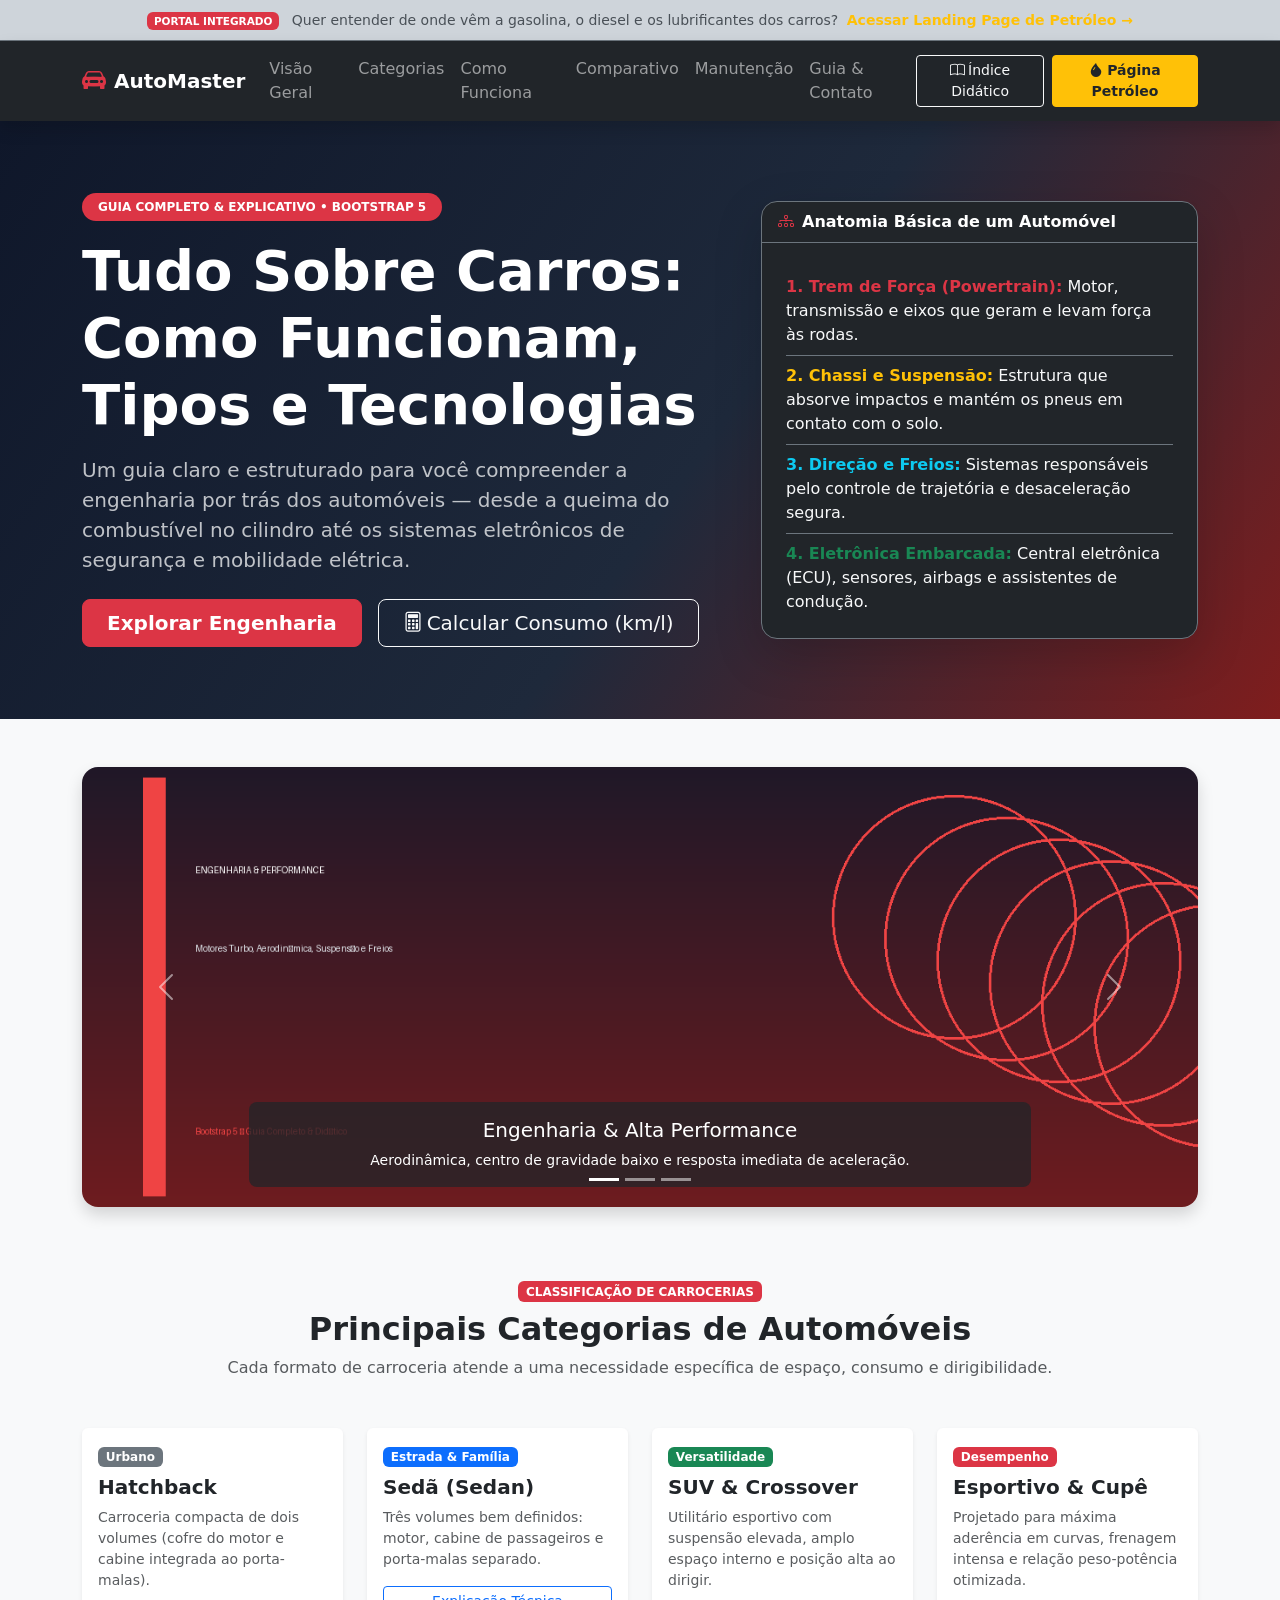
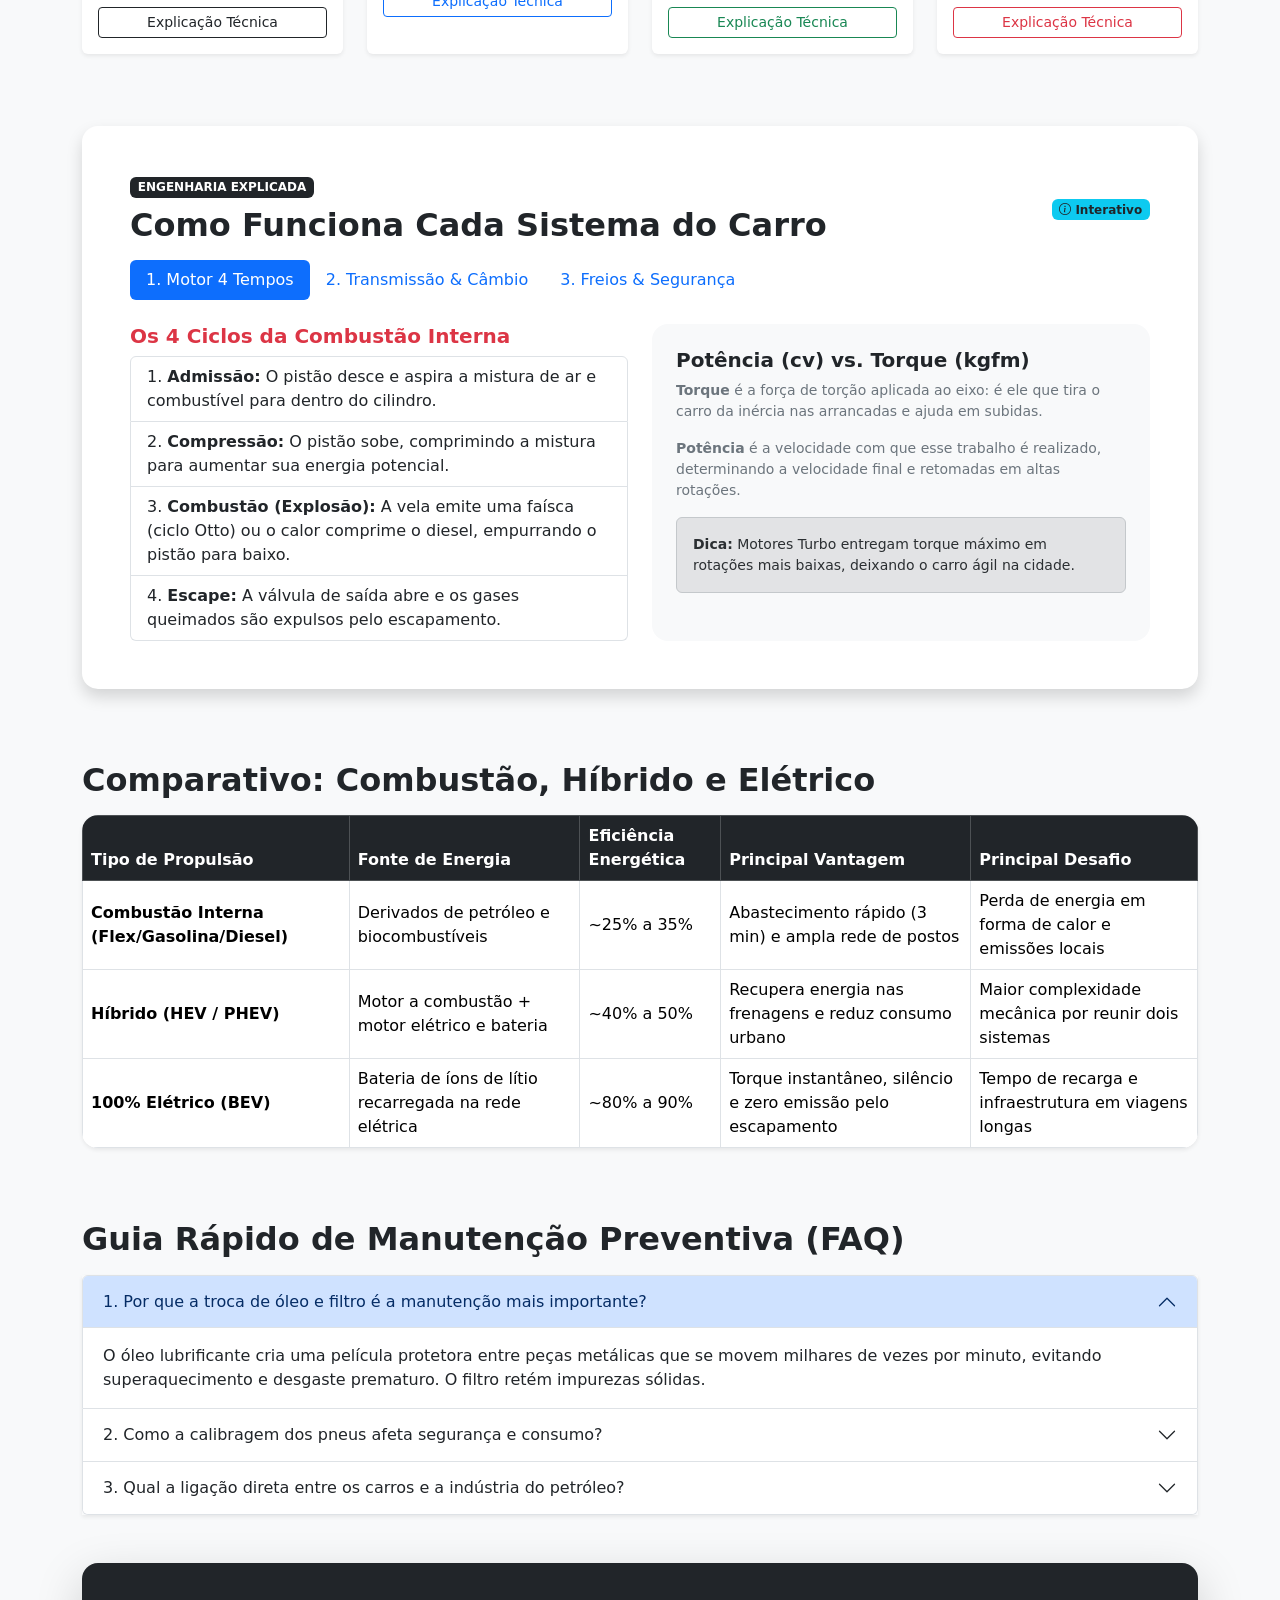
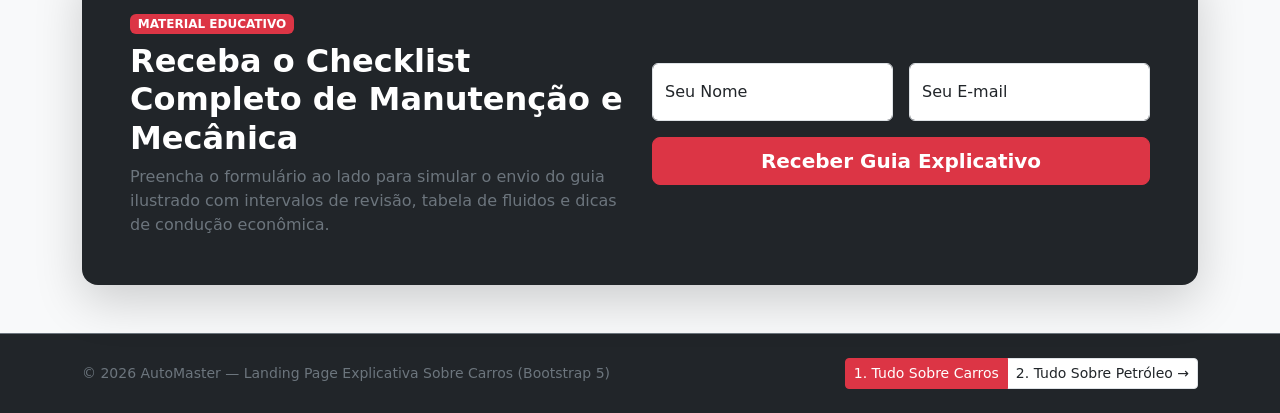
<file: index.html>
<!DOCTYPE html>
<html lang="pt-BR">
<head>
  <meta charset="UTF-8" />
  <meta name="viewport" content="width=device-width, initial-scale=1.0" />
  <title>AutoMaster | Landing Page Explicativa — Tudo Sobre Carros</title>

  <!-- Bootstrap 5.3 CSS + Ícones via CDN -->
  <link href="https://cdn.jsdelivr.net/npm/bootstrap@5.3.3/dist/css/bootstrap.min.css" rel="stylesheet" />
  <link href="https://cdn.jsdelivr.net/npm/bootstrap-icons@1.11.3/font/bootstrap-icons.min.css" rel="stylesheet" />

  <!-- CSS Personalizado do Projeto -->
  <link href="css/style.css" rel="stylesheet" />
</head>
<body class="bg-light">

  <!-- =====================================================================
       1. BARRA DE AVISO SUPERIOR (ALERTA DE NAVEGAÇÃO ENTRE PÁGINAS)
       ===================================================================== -->
  <div class="alert alert-dark rounded-0 mb-0 py-2 text-center border-0 border-bottom border-secondary">
    <small>
      <span class="badge text-bg-danger me-2">PORTAL INTEGRADO</span>
      Quer entender de onde vêm a gasolina, o diesel e os lubrificantes dos carros?
      <a href="petroleo.html" class="link-warning fw-bold text-decoration-none ms-1">
        Acessar Landing Page de Petróleo →
      </a>
    </small>
  </div>

  <!-- =====================================================================
       2. NAVBAR RESPONSIVA (COMPONENTE NAVBAR DO BOOTSTRAP)
       ===================================================================== -->
  <nav class="navbar navbar-expand-lg navbar-dark bg-dark sticky-top shadow">
    <div class="container">
      <a class="navbar-brand fw-bold d-flex align-items-center" href="index.html">
        <i class="bi bi-car-front-fill text-danger fs-4 me-2"></i>AutoMaster
      </a>
      <button class="navbar-toggler" type="button" data-bs-toggle="collapse" data-bs-target="#navCarros">
        <span class="navbar-toggler-icon"></span>
      </button>

      <div class="collapse navbar-collapse" id="navCarros">
        <ul class="navbar-nav me-auto mb-2 mb-lg-0">
          <li class="nav-item"><a class="nav-link" href="#introducao">Visão Geral</a></li>
          <li class="nav-item"><a class="nav-link" href="#categorias">Categorias</a></li>
          <li class="nav-item"><a class="nav-link" href="#funcionamento">Como Funciona</a></li>
          <li class="nav-item"><a class="nav-link" href="#comparativo">Comparativo</a></li>
          <li class="nav-item"><a class="nav-link" href="#manutencao">Manutenção</a></li>
          <li class="nav-item"><a class="nav-link" href="#contato">Guia & Contato</a></li>
        </ul>

        <div class="d-flex gap-2">
          <!-- Botão que abre o Offcanvas (Menu Lateral Explicativo) -->
          <button class="btn btn-outline-light btn-sm" data-bs-toggle="offcanvas" data-bs-target="#offcanvasIndice">
            <i class="bi bi-book me-1"></i>Índice Didático
          </button>
          <!-- Botão que leva para a segunda Landing Page -->
          <a href="petroleo.html" class="btn btn-warning btn-sm fw-bold text-dark">
            <i class="bi bi-droplet-fill me-1"></i>Página Petróleo
          </a>
        </div>
      </div>
    </div>
  </nav>

  <!-- =====================================================================
       3. OFFCANVAS (PAINEL LATERAL COM SUMÁRIO EXPLICATIVO)
       ===================================================================== -->
  <div class="offcanvas offcanvas-end text-bg-dark" tabindex="-1" id="offcanvasIndice">
    <div class="offcanvas-header border-bottom border-secondary">
      <h5 class="offcanvas-title"><i class="bi bi-journal-text text-danger me-2"></i>Guia de Estudo</h5>
      <button type="button" class="btn-close btn-close-white" data-bs-dismiss="offcanvas"></button>
    </div>
    <div class="offcanvas-body">
      <p class="small text-secondary">Navegue passo a passo pelos conceitos fundamentais do universo automotivo:</p>
      <div class="list-group list-group-flush mb-4">
        <a href="#categorias" class="list-group-item list-group-item-action bg-dark text-white">
          <strong>1. Tipos de Carroceria:</strong> Hatch, Sedã, SUV e Esportivo
        </a>
        <a href="#funcionamento" class="list-group-item list-group-item-action bg-dark text-white">
          <strong>2. Mecânica & Sistemas:</strong> Motor 4 tempos, Câmbio e Freios
        </a>
        <a href="#comparativo" class="list-group-item list-group-item-action bg-dark text-white">
          <strong>3. Matriz Energética:</strong> Combustão, Híbrido e Elétrico
        </a>
        <a href="#manutencao" class="list-group-item list-group-item-action bg-dark text-white">
          <strong>4. Manutenção Preventiva:</strong> Óleo, Pneus e Revisões
        </a>
      </div>
      <div class="p-3 rounded bg-black border border-warning">
        <h6 class="text-warning mb-1">Conexão com Energia</h6>
        <p class="small text-secondary mb-2">Entenda como o petróleo bruto vira combustível automotivo.</p>
        <a href="petroleo.html" class="btn btn-warning btn-sm w-100 fw-bold text-dark">Abrir Landing Page Petróleo →</a>
      </div>
    </div>
  </div>

  <!-- =====================================================================
       4. HERO SECTION (APRESENTAÇÃO PRINCIPAL + INDICADORES)
       ===================================================================== -->
  <header id="introducao" class="hero-carros text-white py-5">
    <div class="container py-4">
      <div class="row align-items-center g-5">
        <div class="col-lg-7">
          <span class="badge rounded-pill text-bg-danger px-3 py-2 mb-3">
            GUIA COMPLETO & EXPLICATIVO • BOOTSTRAP 5
          </span>
          <h1 class="display-4 fw-bold mb-3">Tudo Sobre Carros: Como Funcionam, Tipos e Tecnologias</h1>
          <p class="lead text-light opacity-75 mb-4">
            Um guia claro e estruturado para você compreender a engenharia por trás dos automóveis — desde a queima do combustível no cilindro até os sistemas eletrônicos de segurança e mobilidade elétrica.
          </p>
          <div class="d-flex flex-wrap gap-3">
            <a href="#funcionamento" class="btn btn-danger btn-lg px-4 fw-semibold">
              Explorar Engenharia
            </a>
            <button class="btn btn-outline-light btn-lg px-4" data-bs-toggle="modal" data-bs-target="#modalConsumo">
              <i class="bi bi-calculator me-1"></i>Calcular Consumo (km/l)
            </button>
          </div>
        </div>

        <div class="col-lg-5">
          <div class="card bg-dark text-white border-secondary shadow-lg rounded-4">
            <div class="card-header border-secondary fw-semibold">
              <i class="bi bi-diagram-3 text-danger me-2"></i>Anatomia Básica de um Automóvel
            </div>
            <div class="card-body p-4">
              <ul class="list-group list-group-flush">
                <li class="list-group-item bg-dark text-light border-secondary px-0">
                  <strong class="text-danger">1. Trem de Força (Powertrain):</strong> Motor, transmissão e eixos que geram e levam força às rodas.
                </li>
                <li class="list-group-item bg-dark text-light border-secondary px-0">
                  <strong class="text-warning">2. Chassi e Suspensão:</strong> Estrutura que absorve impactos e mantém os pneus em contato com o solo.
                </li>
                <li class="list-group-item bg-dark text-light border-secondary px-0">
                  <strong class="text-info">3. Direção e Freios:</strong> Sistemas responsáveis pelo controle de trajetória e desaceleração segura.
                </li>
                <li class="list-group-item bg-dark text-light border-0 px-0 pb-0">
                  <strong class="text-success">4. Eletrônica Embarcada:</strong> Central eletrônica (ECU), sensores, airbags e assistentes de condução.
                </li>
              </ul>
            </div>
          </div>
        </div>
      </div>
    </div>
  </header>

  <!-- =====================================================================
       5. CARROSSEL VISUAL (IMAGENS LOCAIS DA PASTA IMG/)
       ===================================================================== -->
  <section class="container my-5">
    <div id="carouselCarros" class="carousel slide rounded-4 overflow-hidden shadow" data-bs-ride="carousel">
      <div class="carousel-indicators">
        <button type="button" data-bs-target="#carouselCarros" data-bs-slide-to="0" class="active"></button>
        <button type="button" data-bs-target="#carouselCarros" data-bs-slide-to="1"></button>
        <button type="button" data-bs-target="#carouselCarros" data-bs-slide-to="2"></button>
      </div>
      <div class="carousel-inner">
        <div class="carousel-item active">
          <img src="img/carro-esportivo.png" class="d-block w-100 carousel-banner" alt="Engenharia e Performance" />
          <div class="carousel-caption bg-dark bg-opacity-75 rounded-3 p-3">
            <h5>Engenharia & Alta Performance</h5>
            <p class="mb-0 small">Aerodinâmica, centro de gravidade baixo e resposta imediata de aceleração.</p>
          </div>
        </div>
        <div class="carousel-item">
          <img src="img/carro-suv.png" class="d-block w-100 carousel-banner" alt="SUVs e Tração 4x4" />
          <div class="carousel-caption bg-dark bg-opacity-75 rounded-3 p-3">
            <h5>SUVs, Picapes & Tração 4x4</h5>
            <p class="mb-0 small">Robustez estrutural, maior altura do solo e versatilidade para viagens e terrenos irregulares.</p>
          </div>
        </div>
        <div class="carousel-item">
          <img src="img/carro-eletrico.png" class="d-block w-100 carousel-banner" alt="Híbridos e Elétricos" />
          <div class="carousel-caption bg-dark bg-opacity-75 rounded-3 p-3">
            <h5>Híbridos & Elétricos</h5>
            <p class="mb-0 small">Eficiência energética elevada, frenagem regenerativa e torque instantâneo.</p>
          </div>
        </div>
      </div>
      <button class="carousel-control-prev" type="button" data-bs-target="#carouselCarros" data-bs-slide="prev">
        <span class="carousel-control-prev-icon"></span>
      </button>
      <button class="carousel-control-next" type="button" data-bs-target="#carouselCarros" data-bs-slide="next">
        <span class="carousel-control-next-icon"></span>
      </button>
    </div>
  </section>

  <!-- =====================================================================
       6. CATEGORIAS DE CARROS (CARDS + COLLAPSE EXPLICATIVO)
       ===================================================================== -->
  <section id="categorias" class="container py-4">
    <div class="text-center mb-5">
      <span class="badge text-bg-danger mb-2">CLASSIFICAÇÃO DE CARROCERIAS</span>
      <h2 class="fw-bold">Principais Categorias de Automóveis</h2>
      <p class="text-muted">Cada formato de carroceria atende a uma necessidade específica de espaço, consumo e dirigibilidade.</p>
    </div>

    <div class="row g-4">
      <div class="col-md-6 col-lg-3">
        <div class="card h-100 border-0 shadow-sm card-hover">
          <div class="card-body">
            <span class="badge text-bg-secondary mb-2">Urbano</span>
            <h5 class="card-title fw-bold">Hatchback</h5>
            <p class="card-text text-muted small">Carroceria compacta de dois volumes (cofre do motor e cabine integrada ao porta-malas).</p>
            <button class="btn btn-outline-dark btn-sm w-100" data-bs-toggle="collapse" data-bs-target="#infoHatch">
              Explicação Técnica
            </button>
            <div class="collapse mt-3" id="infoHatch">
              <div class="p-2 bg-light rounded small text-secondary">
                <strong>Vantagem:</strong> Menor peso e comprimento facilitam balizas e reduzem o consumo na cidade.
              </div>
            </div>
          </div>
        </div>
      </div>

      <div class="col-md-6 col-lg-3">
        <div class="card h-100 border-0 shadow-sm card-hover">
          <div class="card-body">
            <span class="badge text-bg-primary mb-2">Estrada & Família</span>
            <h5 class="card-title fw-bold">Sedã (Sedan)</h5>
            <p class="card-text text-muted small">Três volumes bem definidos: motor, cabine de passageiros e porta-malas separado.</p>
            <button class="btn btn-outline-primary btn-sm w-100" data-bs-toggle="collapse" data-bs-target="#infoSeda">
              Explicação Técnica
            </button>
            <div class="collapse mt-3" id="infoSeda">
              <div class="p-2 bg-light rounded small text-secondary">
                <strong>Vantagem:</strong> Melhor coeficiente aerodinâmico e isolamento acústico do bagageiro.
              </div>
            </div>
          </div>
        </div>
      </div>

      <div class="col-md-6 col-lg-3">
        <div class="card h-100 border-0 shadow-sm card-hover">
          <div class="card-body">
            <span class="badge text-bg-success mb-2">Versatilidade</span>
            <h5 class="card-title fw-bold">SUV & Crossover</h5>
            <p class="card-text text-muted small">Utilitário esportivo com suspensão elevada, amplo espaço interno e posição alta ao dirigir.</p>
            <button class="btn btn-outline-success btn-sm w-100" data-bs-toggle="collapse" data-bs-target="#infoSuv">
              Explicação Técnica
            </button>
            <div class="collapse mt-3" id="infoSuv">
              <div class="p-2 bg-light rounded small text-secondary">
                <strong>Vantagem:</strong> Ângulos de entrada e saída maiores protegem o assoalho em valetas e estradas de terra.
              </div>
            </div>
          </div>
        </div>
      </div>

      <div class="col-md-6 col-lg-3">
        <div class="card h-100 border-0 shadow-sm card-hover">
          <div class="card-body">
            <span class="badge text-bg-danger mb-2">Desempenho</span>
            <h5 class="card-title fw-bold">Esportivo & Cupê</h5>
            <p class="card-text text-muted small">Projetado para máxima aderência em curvas, frenagem intensa e relação peso-potência otimizada.</p>
            <button class="btn btn-outline-danger btn-sm w-100" data-bs-toggle="collapse" data-bs-target="#infoSport">
              Explicação Técnica
            </button>
            <div class="collapse mt-3" id="infoSport">
              <div class="p-2 bg-light rounded small text-secondary">
                <strong>Vantagem:</strong> Suspensão mais firme e pneus largos reduzem a rolagem da carroceria em curvas.
              </div>
            </div>
          </div>
        </div>
      </div>
    </div>
  </section>

  <!-- =====================================================================
       7. COMO FUNCIONA UM CARRO (ABAS INTERATIVAS / NAV PILLS)
       ===================================================================== -->
  <section id="funcionamento" class="container py-5">
    <div class="card border-0 shadow rounded-4 p-4 p-md-5 bg-white">
      <div class="d-flex flex-wrap justify-content-between align-items-center mb-3">
        <div>
          <span class="badge text-bg-dark mb-2">ENGENHARIA EXPLICADA</span>
          <h2 class="fw-bold mb-0">Como Funciona Cada Sistema do Carro</h2>
        </div>
        <span class="badge text-bg-info text-dark" data-bs-toggle="tooltip" title="Clique nas abas abaixo para alternar os temas">
          <i class="bi bi-info-circle me-1"></i>Interativo
        </span>
      </div>

      <ul class="nav nav-pills mb-4" role="tablist">
        <li class="nav-item">
          <button class="nav-link active" data-bs-toggle="pill" data-bs-target="#tab-motor">1. Motor 4 Tempos</button>
        </li>
        <li class="nav-item">
          <button class="nav-link" data-bs-toggle="pill" data-bs-target="#tab-cambio">2. Transmissão & Câmbio</button>
        </li>
        <li class="nav-item">
          <button class="nav-link" data-bs-toggle="pill" data-bs-target="#tab-seguranca">3. Freios & Segurança</button>
        </li>
      </ul>

      <div class="tab-content">
        <div class="tab-pane fade show active" id="tab-motor">
          <div class="row g-4">
            <div class="col-md-6">
              <h5 class="fw-bold text-danger">Os 4 Ciclos da Combustão Interna</h5>
              <ol class="list-group list-group-numbered">
                <li class="list-group-item"><strong>Admissão:</strong> O pistão desce e aspira a mistura de ar e combustível para dentro do cilindro.</li>
                <li class="list-group-item"><strong>Compressão:</strong> O pistão sobe, comprimindo a mistura para aumentar sua energia potencial.</li>
                <li class="list-group-item"><strong>Combustão (Explosão):</strong> A vela emite uma faísca (ciclo Otto) ou o calor comprime o diesel, empurrando o pistão para baixo.</li>
                <li class="list-group-item"><strong>Escape:</strong> A válvula de saída abre e os gases queimados são expulsos pelo escapamento.</li>
              </ol>
            </div>
            <div class="col-md-6">
              <div class="p-4 bg-light rounded-4 h-100">
                <h5 class="fw-bold">Potência (cv) vs. Torque (kgfm)</h5>
                <p class="small text-secondary">
                  <strong>Torque</strong> é a força de torção aplicada ao eixo: é ele que tira o carro da inércia nas arrancadas e ajuda em subidas.
                </p>
                <p class="small text-secondary mb-3">
                  <strong>Potência</strong> é a velocidade com que esse trabalho é realizado, determinando a velocidade final e retomadas em altas rotações.
                </p>
                <div class="alert alert-secondary small mb-0">
                  <strong>Dica:</strong> Motores Turbo entregam torque máximo em rotações mais baixas, deixando o carro ágil na cidade.
                </div>
              </div>
            </div>
          </div>
        </div>

        <div class="tab-pane fade" id="tab-cambio">
          <h5 class="fw-bold text-primary">Para que serve o Câmbio?</h5>
          <p class="text-secondary">
            O motor trabalha melhor dentro de uma faixa específica de rotações (RPM). O câmbio multiplica o torque nas marchas baixas (1ª e 2ª) para arrancar e reduz a rotação nas marchas altas (5ª e 6ª) para economizar combustível na estrada.
          </p>
          <div class="row g-3">
            <div class="col-md-4"><div class="p-3 border rounded"><strong>Manual:</strong> Engrenagens selecionadas pelo motorista via embreagem.</div></div>
            <div class="col-md-4"><div class="p-3 border rounded"><strong>Automático / CVT:</strong> Trocas automáticas por conversor de torque ou polias continuamente variáveis.</div></div>
            <div class="col-md-4"><div class="p-3 border rounded"><strong>Dupla Embreagem (DCT):</strong> Duas embreagens deixam a próxima marcha pré-engatada para trocas instantâneas.</div></div>
          </div>
        </div>

        <div class="tab-pane fade" id="tab-seguranca">
          <h5 class="fw-bold text-success">Segurança Ativa vs. Segurança Passiva</h5>
          <p class="text-secondary">
            <strong>Segurança Ativa</strong> atua para <em>evitar</em> o acidente: freios ABS (impedem o travamento das rodas), controle eletrônico de estabilidade (ESC) e frenagem autônoma de emergência.
          </p>
          <p class="text-secondary mb-0">
            <strong>Segurança Passiva</strong> protege os ocupantes <em>durante</em> uma colisão: carroceria com deformação programada, barras de proteção lateral, cintos com pré-tensionadores e airbags.
          </p>
        </div>
      </div>
    </div>
  </section>

  <!-- =====================================================================
       8. TABELA COMPARATIVA DE PROPULSÃO
       ===================================================================== -->
  <section id="comparativo" class="container py-4">
    <h2 class="fw-bold mb-3">Comparativo: Combustão, Híbrido e Elétrico</h2>
    <div class="table-responsive shadow-sm rounded-4">
      <table class="table table-hover table-bordered bg-white align-middle mb-0">
        <thead class="table-dark">
          <tr>
            <th>Tipo de Propulsão</th>
            <th>Fonte de Energia</th>
            <th>Eficiência Energética</th>
            <th>Principal Vantagem</th>
            <th>Principal Desafio</th>
          </tr>
        </thead>
        <tbody>
          <tr>
            <td><strong>Combustão Interna (Flex/Gasolina/Diesel)</strong></td>
            <td>Derivados de petróleo e biocombustíveis</td>
            <td>~25% a 35%</td>
            <td>Abastecimento rápido (3 min) e ampla rede de postos</td>
            <td>Perda de energia em forma de calor e emissões locais</td>
          </tr>
          <tr>
            <td><strong>Híbrido (HEV / PHEV)</strong></td>
            <td>Motor a combustão + motor elétrico e bateria</td>
            <td>~40% a 50%</td>
            <td>Recupera energia nas frenagens e reduz consumo urbano</td>
            <td>Maior complexidade mecânica por reunir dois sistemas</td>
          </tr>
          <tr>
            <td><strong>100% Elétrico (BEV)</strong></td>
            <td>Bateria de íons de lítio recarregada na rede elétrica</td>
            <td>~80% a 90%</td>
            <td>Torque instantâneo, silêncio e zero emissão pelo escapamento</td>
            <td>Tempo de recarga e infraestrutura em viagens longas</td>
          </tr>
        </tbody>
      </table>
    </div>
  </section>

  <!-- =====================================================================
       9. FAQ / MANUTENÇÃO PREVENTIVA (ACCORDION)
       ===================================================================== -->
  <section id="manutencao" class="container py-5">
    <h2 class="fw-bold mb-3">Guia Rápido de Manutenção Preventiva (FAQ)</h2>
    <div class="accordion shadow-sm" id="accordionManutencao">
      <div class="accordion-item">
        <h2 class="accordion-header">
          <button class="accordion-button" type="button" data-bs-toggle="collapse" data-bs-target="#item1">
            1. Por que a troca de óleo e filtro é a manutenção mais importante?
          </button>
        </h2>
        <div id="item1" class="accordion-collapse collapse show" data-bs-parent="#accordionManutencao">
          <div class="accordion-body">
            O óleo lubrificante cria uma película protetora entre peças metálicas que se movem milhares de vezes por minuto, evitando superaquecimento e desgaste prematuro. O filtro retém impurezas sólidas.
          </div>
        </div>
      </div>

      <div class="accordion-item">
        <h2 class="accordion-header">
          <button class="accordion-button collapsed" type="button" data-bs-toggle="collapse" data-bs-target="#item2">
            2. Como a calibragem dos pneus afeta segurança e consumo?
          </button>
        </h2>
        <div id="item2" class="accordion-collapse collapse" data-bs-parent="#accordionManutencao">
          <div class="accordion-body">
            Pneus murchos aumentam a área de atrito com o asfalto, elevando o consumo de combustível, superaquecendo a borracha e prejudicando a estabilidade em curvas e frenagens.
          </div>
        </div>
      </div>

      <div class="accordion-item">
        <h2 class="accordion-header">
          <button class="accordion-button collapsed" type="button" data-bs-toggle="collapse" data-bs-target="#item3">
            3. Qual a ligação direta entre os carros e a indústria do petróleo?
          </button>
        </h2>
        <div id="item3" class="accordion-collapse collapse" data-bs-parent="#accordionManutencao">
          <div class="accordion-body">
            Além da gasolina e do óleo diesel, o petróleo fornece a base para óleos lubrificantes, graxas, fluidos, plásticos do painel, espumas dos bancos e borracha sintética dos pneus. <a href="petroleo.html" class="fw-bold">Clique aqui para ver na Landing Page de Petróleo.</a>
          </div>
        </div>
      </div>
    </div>
  </section>

  <!-- =====================================================================
       10. SEÇÃO DE CAPTURA / RECEBER GUIA (FORMULÁRIO BOOTSTRAP)
       ===================================================================== -->
  <section id="contato" class="container pb-5">
    <div class="card bg-dark text-white border-0 rounded-4 shadow-lg p-4 p-md-5">
      <div class="row align-items-center g-4">
        <div class="col-lg-6">
          <span class="badge text-bg-danger mb-2">MATERIAL EDUCATIVO</span>
          <h2 class="fw-bold">Receba o Checklist Completo de Manutenção e Mecânica</h2>
          <p class="text-secondary mb-0">
            Preencha o formulário ao lado para simular o envio do guia ilustrado com intervalos de revisão, tabela de fluidos e dicas de condução econômica.
          </p>
        </div>
        <div class="col-lg-6">
          <form id="leadCarros" class="row g-3">
            <div class="col-md-6">
              <div class="form-floating text-dark">
                <input type="text" class="form-control" id="nomeLead" placeholder="Seu nome" required />
                <label for="nomeLead">Seu Nome</label>
              </div>
            </div>
            <div class="col-md-6">
              <div class="form-floating text-dark">
                <input type="email" class="form-control" id="emailLead" placeholder="seu@email.com" required />
                <label for="emailLead">Seu E-mail</label>
              </div>
            </div>
            <div class="col-12">
              <button type="submit" class="btn btn-danger btn-lg w-100 fw-bold">
                Receber Guia Explicativo
              </button>
            </div>
          </form>
        </div>
      </div>
    </div>
  </section>

  <!-- =====================================================================
       11. MODAL: CALCULADORA DE CONSUMO DE COMBUSTÍVEL
       ===================================================================== -->
  <div class="modal fade" id="modalConsumo" tabindex="-1">
    <div class="modal-dialog modal-dialog-centered">
      <div class="modal-content">
        <div class="modal-header bg-dark text-white">
          <h5 class="modal-title"><i class="bi bi-fuel-pump text-danger me-2"></i>Calculadora de Consumo Médio</h5>
          <button type="button" class="btn-close btn-close-white" data-bs-dismiss="modal"></button>
        </div>
        <div class="modal-body">
          <p class="small text-muted">Informe a distância percorrida e a quantidade de litros abastecidos para descobrir o rendimento do veículo:</p>
          <div class="mb-3">
            <label class="form-label fw-semibold">Distância percorrida (km)</label>
            <input type="number" step="0.1" id="kmInput" class="form-control" placeholder="Ex: 360" />
          </div>
          <div class="mb-3">
            <label class="form-label fw-semibold">Combustível abastecido (litros)</label>
            <input type="number" step="0.1" id="litrosInput" class="form-control" placeholder="Ex: 30" />
          </div>
          <button type="button" class="btn btn-danger w-100 fw-bold" onclick="calcularConsumo()">
            Calcular Média (km/l)
          </button>
          <div id="resultadoConsumo" class="d-none"></div>
        </div>
      </div>
    </div>
  </div>

  <!-- Toast de Notificação -->
  <div class="toast-container position-fixed bottom-0 end-0 p-3">
    <div id="toastCarros" class="toast text-bg-success border-0" role="alert">
      <div class="d-flex">
        <div class="toast-body">
          <i class="bi bi-check-circle-fill me-2"></i>Solicitação enviada! O guia automotivo foi encaminhado.
        </div>
        <button type="button" class="btn-close btn-close-white me-2 m-auto" data-bs-dismiss="toast"></button>
      </div>
    </div>
  </div>

  <!-- =====================================================================
       12. RODAPÉ COM PAGINAÇÃO ENTRE AS DUAS LANDING PAGES
       ===================================================================== -->
  <footer class="bg-dark text-white py-4 border-top border-secondary">
    <div class="container d-flex flex-column flex-md-row justify-content-between align-items-center gap-3">
      <span class="small text-secondary">© 2026 AutoMaster — Landing Page Explicativa Sobre Carros (Bootstrap 5)</span>
      <nav aria-label="Navegação entre páginas">
        <ul class="pagination pagination-sm mb-0">
          <li class="page-item active"><a class="page-link bg-danger border-danger" href="index.html">1. Tudo Sobre Carros</a></li>
          <li class="page-item"><a class="page-link text-dark" href="petroleo.html">2. Tudo Sobre Petróleo →</a></li>
        </ul>
      </nav>
    </div>
  </footer>

  <!-- Bootstrap 5.3 JS Bundle + Script Personalizado -->
  <script src="https://cdn.jsdelivr.net/npm/bootstrap@5.3.3/dist/js/bootstrap.bundle.min.js"></script>
  <script src="js/app.js"></script>
</body>
</html>
</file>
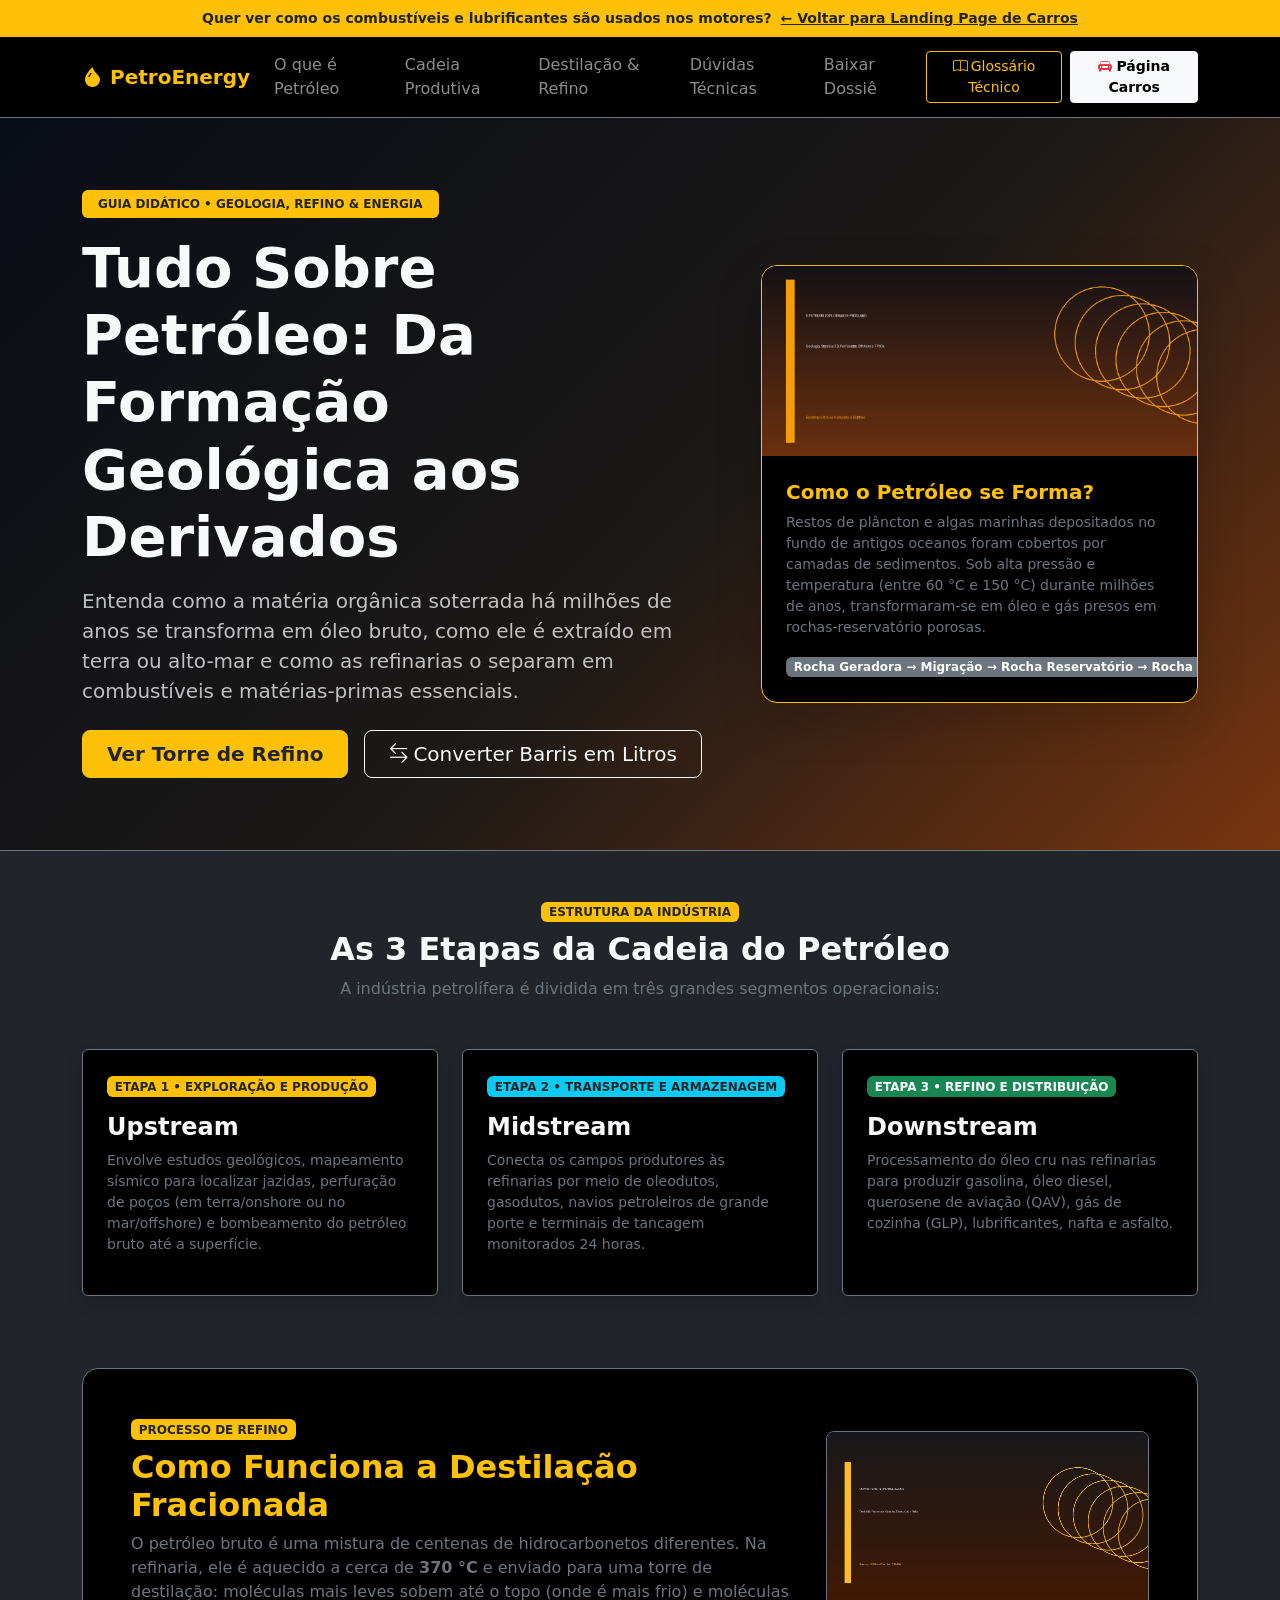
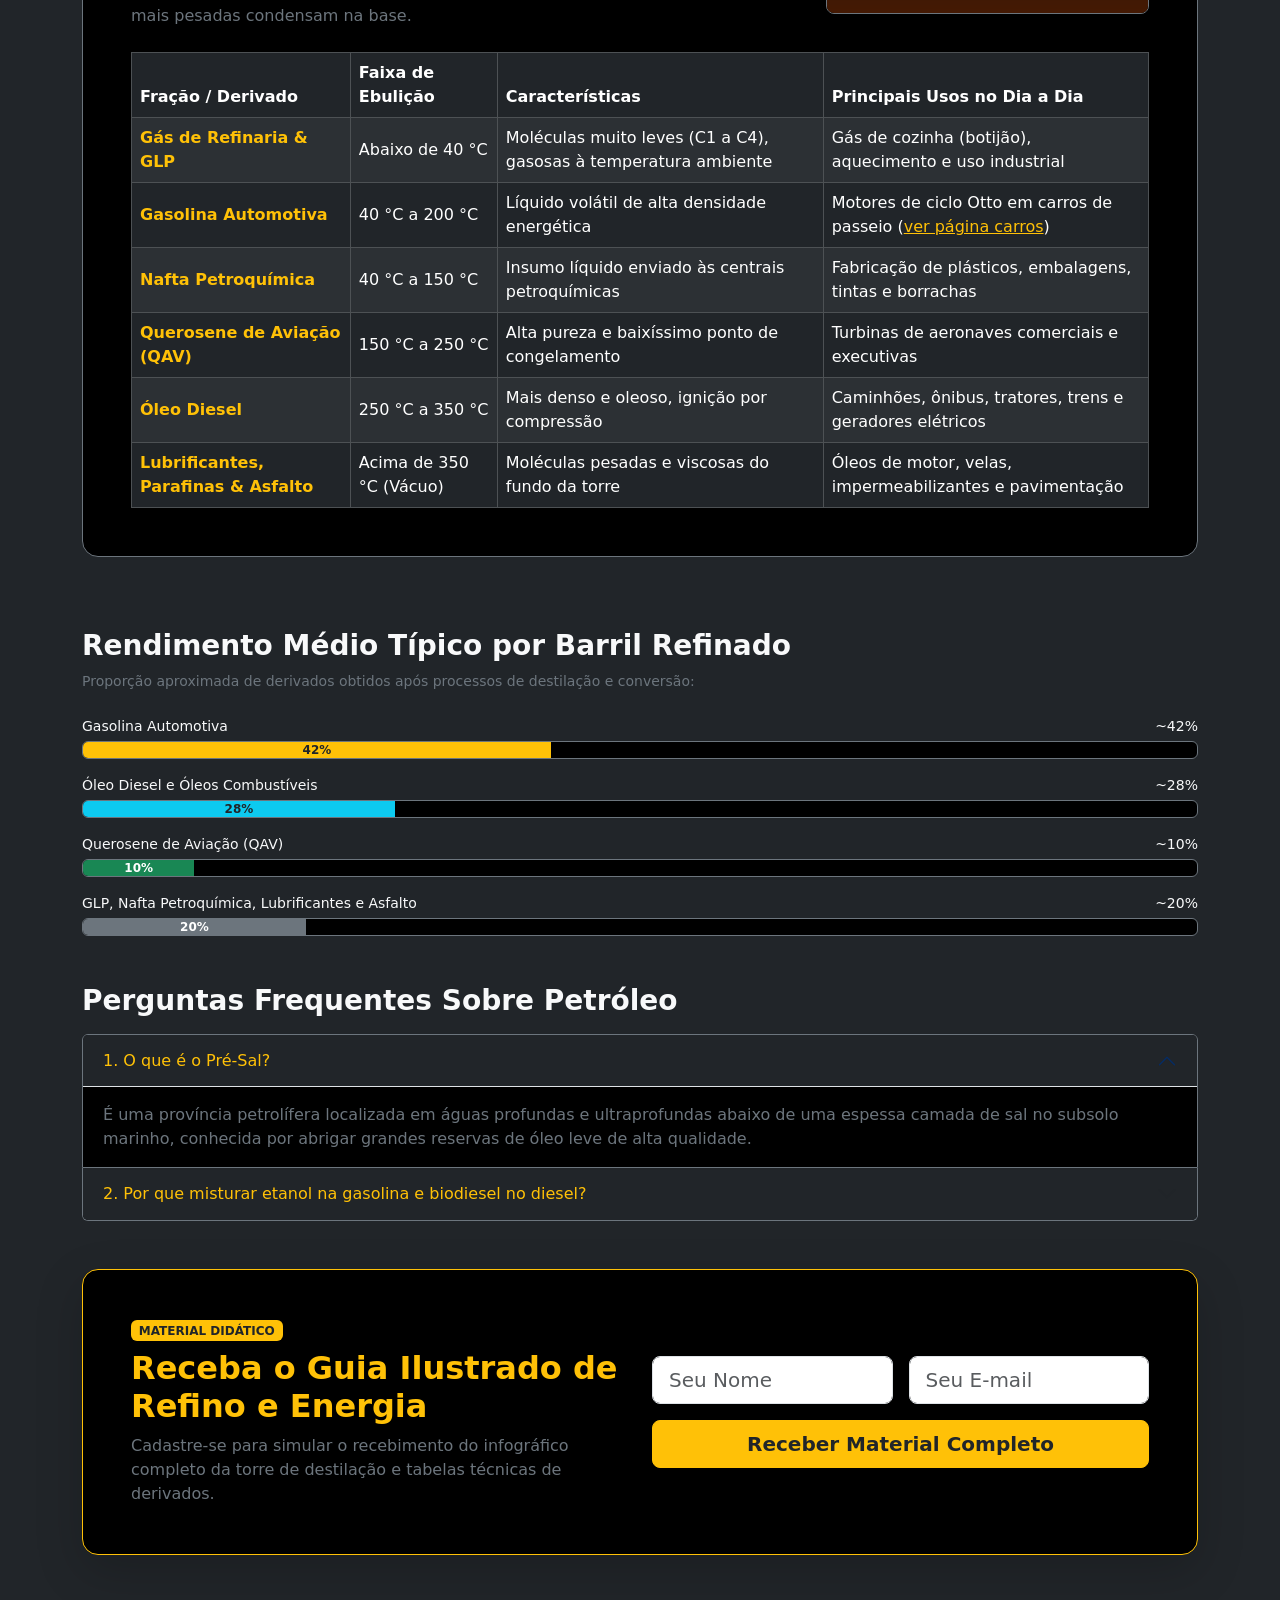
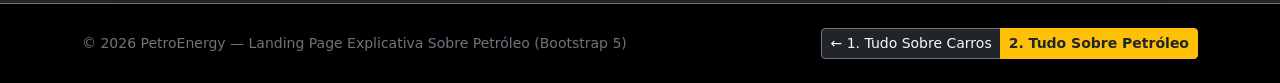
<file: petroleo.html>
<!DOCTYPE html>
<html lang="pt-BR">
<head>
  <meta charset="UTF-8" />
  <meta name="viewport" content="width=device-width, initial-scale=1.0" />
  <title>PetroEnergy | Landing Page Explicativa — Tudo Sobre Petróleo</title>

  <!-- Bootstrap 5.3 CSS + Ícones via CDN -->
  <link href="https://cdn.jsdelivr.net/npm/bootstrap@5.3.3/dist/css/bootstrap.min.css" rel="stylesheet" />
  <link href="https://cdn.jsdelivr.net/npm/bootstrap-icons@1.11.3/font/bootstrap-icons.min.css" rel="stylesheet" />

  <!-- CSS Personalizado do Projeto -->
  <link href="css/style.css" rel="stylesheet" />
</head>
<body class="bg-dark text-light">

  <!-- =====================================================================
       1. BARRA SUPERIOR DE INTEGRAÇÃO COM A PÁGINA DE CARROS
       ===================================================================== -->
  <div class="bg-warning text-dark text-center py-2 px-3 small fw-semibold">
    Quer ver como os combustíveis e lubrificantes são usados nos motores?
    <a href="index.html" class="text-dark text-decoration-underline fw-bold ms-1">
      ← Voltar para Landing Page de Carros
    </a>
  </div>

  <!-- =====================================================================
       2. NAVBAR RESPONSIVA
       ===================================================================== -->
  <nav class="navbar navbar-expand-lg navbar-dark bg-black border-bottom border-secondary sticky-top">
    <div class="container">
      <a class="navbar-brand fw-bold text-warning" href="petroleo.html">
        <i class="bi bi-droplet-fill me-2"></i>PetroEnergy
      </a>
      <button class="navbar-toggler" type="button" data-bs-toggle="collapse" data-bs-target="#navPetroleo">
        <span class="navbar-toggler-icon"></span>
      </button>

      <div class="collapse navbar-collapse" id="navPetroleo">
        <ul class="navbar-nav me-auto">
          <li class="nav-item"><a class="nav-link" href="#origem">O que é Petróleo</a></li>
          <li class="nav-item"><a class="nav-link" href="#cadeia">Cadeia Produtiva</a></li>
          <li class="nav-item"><a class="nav-link" href="#refino">Destilação & Refino</a></li>
          <li class="nav-item"><a class="nav-link" href="#faqPetro">Dúvidas Técnicas</a></li>
          <li class="nav-item"><a class="nav-link" href="#estudo">Baixar Dossiê</a></li>
        </ul>

        <div class="d-flex gap-2">
          <button class="btn btn-outline-warning btn-sm" data-bs-toggle="offcanvas" data-bs-target="#offcanvasGlossario">
            <i class="bi bi-book me-1"></i>Glossário Técnico
          </button>
          <a href="index.html" class="btn btn-light btn-sm fw-bold">
            <i class="bi bi-car-front-fill text-danger me-1"></i>Página Carros
          </a>
        </div>
      </div>
    </div>
  </nav>

  <!-- =====================================================================
       3. OFFCANVAS (GLOSSÁRIO EXPLICATIVO DO SETOR PETROLÍFERO)
       ===================================================================== -->
  <div class="offcanvas offcanvas-start text-bg-dark" tabindex="-1" id="offcanvasGlossario">
    <div class="offcanvas-header border-bottom border-secondary">
      <h5 class="offcanvas-title text-warning"><i class="bi bi-journal-bookmark me-2"></i>Glossário do Petróleo</h5>
      <button type="button" class="btn-close btn-close-white" data-bs-dismiss="offcanvas"></button>
    </div>
    <div class="offcanvas-body">
      <div class="mb-3 pb-2 border-bottom border-secondary">
        <h6 class="text-warning">Hidrocarbonetos</h6>
        <p class="small text-secondary mb-0">Compostos químicos formados por átomos de carbono e hidrogênio, base energética do petróleo e do gás natural.</p>
      </div>
      <div class="mb-3 pb-2 border-bottom border-secondary">
        <h6 class="text-warning">Barril de Petróleo (bbl)</h6>
        <p class="small text-secondary mb-0">Unidade padrão de volume no mercado internacional, equivalente a 158,987 litros (ou 42 galões americanos).</p>
      </div>
      <div class="mb-3 pb-2 border-bottom border-secondary">
        <h6 class="text-warning">Grau API</h6>
        <p class="small text-secondary mb-0">Medida de densidade do óleo bruto. Óleos com API acima de 31° são considerados leves e rendem mais gasolina e diesel.</p>
      </div>
      <div class="mb-4">
        <h6 class="text-warning">FPSO</h6>
        <p class="small text-secondary mb-0">Navio-plataforma flutuante que produz, processa, armazena e transfere petróleo em águas profundas (como no Pré-Sal).</p>
      </div>
      <a href="index.html" class="btn btn-outline-light w-100">Ir para Landing Page de Carros</a>
    </div>
  </div>

  <!-- =====================================================================
       4. HERO SECTION EXPLICATIVA
       ===================================================================== -->
  <header id="origem" class="hero-petroleo py-5 border-bottom border-secondary">
    <div class="container py-4">
      <div class="row align-items-center g-5">
        <div class="col-lg-7">
          <span class="badge text-bg-warning text-dark px-3 py-2 mb-3 fw-bold">
            GUIA DIDÁTICO • GEOLOGIA, REFINO & ENERGIA
          </span>
          <h1 class="display-4 fw-bold mb-3">Tudo Sobre Petróleo: Da Formação Geológica aos Derivados</h1>
          <p class="lead text-light opacity-75 mb-4">
            Entenda como a matéria orgânica soterrada há milhões de anos se transforma em óleo bruto, como ele é extraído em terra ou alto-mar e como as refinarias o separam em combustíveis e matérias-primas essenciais.
          </p>
          <div class="d-flex flex-wrap gap-3">
            <a href="#refino" class="btn btn-warning btn-lg text-dark fw-bold px-4">
              Ver Torre de Refino
            </a>
            <button class="btn btn-outline-light btn-lg px-4" data-bs-toggle="modal" data-bs-target="#modalBarril">
              <i class="bi bi-arrow-left-right me-1"></i>Converter Barris em Litros
            </button>
          </div>
        </div>

        <div class="col-lg-5">
          <div class="card bg-black border-warning shadow-lg rounded-4 overflow-hidden">
            <img src="img/petroleo-plataforma.png" class="card-banner w-100" alt="Exploração Offshore" />
            <div class="card-body p-4">
              <h5 class="text-warning fw-bold">Como o Petróleo se Forma?</h5>
              <p class="small text-secondary mb-3">
                Restos de plâncton e algas marinhas depositados no fundo de antigos oceanos foram cobertos por camadas de sedimentos. Sob alta pressão e temperatura (entre 60 °C e 150 °C) durante milhões de anos, transformaram-se em óleo e gás presos em rochas-reservatório porosas.
              </p>
              <span class="badge text-bg-secondary">Rocha Geradora → Migração → Rocha Reservatório → Rocha Selante</span>
            </div>
          </div>
        </div>
      </div>
    </div>
  </header>

  <!-- =====================================================================
       5. CADEIA PRODUTIVA EXPLICADA (UPSTREAM, MIDSTREAM, DOWNSTREAM)
       ===================================================================== -->
  <section id="cadeia" class="container py-5">
    <div class="text-center mb-5">
      <span class="badge text-bg-warning text-dark mb-2">ESTRUTURA DA INDÚSTRIA</span>
      <h2 class="fw-bold">As 3 Etapas da Cadeia do Petróleo</h2>
      <p class="text-secondary">A indústria petrolífera é dividida em três grandes segmentos operacionais:</p>
    </div>

    <div class="row g-4">
      <div class="col-md-4">
        <div class="card h-100 bg-black text-light border-secondary shadow card-hover">
          <div class="card-body p-4">
            <span class="badge text-bg-warning text-dark mb-3">ETAPA 1 • EXPLORAÇÃO E PRODUÇÃO</span>
            <h4 class="fw-bold">Upstream</h4>
            <p class="text-secondary small">
              Envolve estudos geológicos, mapeamento sísmico para localizar jazidas, perfuração de poços (em terra/onshore ou no mar/offshore) e bombeamento do petróleo bruto até a superfície.
            </p>
          </div>
        </div>
      </div>

      <div class="col-md-4">
        <div class="card h-100 bg-black text-light border-secondary shadow card-hover">
          <div class="card-body p-4">
            <span class="badge text-bg-info text-dark mb-3">ETAPA 2 • TRANSPORTE E ARMAZENAGEM</span>
            <h4 class="fw-bold">Midstream</h4>
            <p class="text-secondary small">
              Conecta os campos produtores às refinarias por meio de oleodutos, gasodutos, navios petroleiros de grande porte e terminais de tancagem monitorados 24 horas.
            </p>
          </div>
        </div>
      </div>

      <div class="col-md-4">
        <div class="card h-100 bg-black text-light border-secondary shadow card-hover">
          <div class="card-body p-4">
            <span class="badge text-bg-success mb-3">ETAPA 3 • REFINO E DISTRIBUIÇÃO</span>
            <h4 class="fw-bold">Downstream</h4>
            <p class="text-secondary small">
              Processamento do óleo cru nas refinarias para produzir gasolina, óleo diesel, querosene de aviação (QAV), gás de cozinha (GLP), lubrificantes, nafta e asfalto.
            </p>
          </div>
        </div>
      </div>
    </div>
  </section>

  <!-- =====================================================================
       6. DESTILAÇÃO FRACIONADA (COMO O REFINO FUNCIONA NA PRÁTICA)
       ===================================================================== -->
  <section id="refino" class="container py-4">
    <div class="card bg-black border-secondary rounded-4 p-4 p-md-5">
      <div class="row align-items-center g-4 mb-4">
        <div class="col-lg-8">
          <span class="badge text-bg-warning text-dark mb-2">PROCESSO DE REFINO</span>
          <h2 class="fw-bold text-warning">Como Funciona a Destilação Fracionada</h2>
          <p class="text-secondary mb-0">
            O petróleo bruto é uma mistura de centenas de hidrocarbonetos diferentes. Na refinaria, ele é aquecido a cerca de <strong>370 °C</strong> e enviado para uma torre de destilação: moléculas mais leves sobem até o topo (onde é mais frio) e moléculas mais pesadas condensam na base.
          </p>
        </div>
        <div class="col-lg-4">
          <img src="img/petroleo-refinaria.png" class="img-fluid rounded-3 border border-secondary" alt="Torre de Refino" />
        </div>
      </div>

      <div class="table-responsive">
        <table class="table table-dark table-striped table-bordered align-middle mb-0">
          <thead>
            <tr>
              <th>Fração / Derivado</th>
              <th>Faixa de Ebulição</th>
              <th>Características</th>
              <th>Principais Usos no Dia a Dia</th>
            </tr>
          </thead>
          <tbody>
            <tr>
              <td class="text-warning fw-bold">Gás de Refinaria & GLP</td>
              <td>Abaixo de 40 °C</td>
              <td>Moléculas muito leves (C1 a C4), gasosas à temperatura ambiente</td>
              <td>Gás de cozinha (botijão), aquecimento e uso industrial</td>
            </tr>
            <tr>
              <td class="text-warning fw-bold">Gasolina Automotiva</td>
              <td>40 °C a 200 °C</td>
              <td>Líquido volátil de alta densidade energética</td>
              <td>Motores de ciclo Otto em carros de passeio (<a href="index.html" class="link-warning">ver página carros</a>)</td>
            </tr>
            <tr>
              <td class="text-warning fw-bold">Nafta Petroquímica</td>
              <td>40 °C a 150 °C</td>
              <td>Insumo líquido enviado às centrais petroquímicas</td>
              <td>Fabricação de plásticos, embalagens, tintas e borrachas</td>
            </tr>
            <tr>
              <td class="text-warning fw-bold">Querosene de Aviação (QAV)</td>
              <td>150 °C a 250 °C</td>
              <td>Alta pureza e baixíssimo ponto de congelamento</td>
              <td>Turbinas de aeronaves comerciais e executivas</td>
            </tr>
            <tr>
              <td class="text-warning fw-bold">Óleo Diesel</td>
              <td>250 °C a 350 °C</td>
              <td>Mais denso e oleoso, ignição por compressão</td>
              <td>Caminhões, ônibus, tratores, trens e geradores elétricos</td>
            </tr>
            <tr>
              <td class="text-warning fw-bold">Lubrificantes, Parafinas & Asfalto</td>
              <td>Acima de 350 °C (Vácuo)</td>
              <td>Moléculas pesadas e viscosas do fundo da torre</td>
              <td>Óleos de motor, velas, impermeabilizantes e pavimentação</td>
            </tr>
          </tbody>
        </table>
      </div>
    </div>
  </section>

  <!-- =====================================================================
       7. RENDIMENTO MÉDIO DE UM BARRIL (BARRAS DE PROGRESSO)
       ===================================================================== -->
  <section class="container py-5">
    <h3 class="fw-bold mb-2">Rendimento Médio Típico por Barril Refinado</h3>
    <p class="text-secondary small mb-4">Proporção aproximada de derivados obtidos após processos de destilação e conversão:</p>

    <div class="mb-3">
      <div class="d-flex justify-content-between small mb-1">
        <span>Gasolina Automotiva</span><span>~42%</span>
      </div>
      <div class="progress bg-black border border-secondary" style="height: 18px;">
        <div class="progress-bar bg-warning text-dark fw-bold" style="width: 42%;">42%</div>
      </div>
    </div>

    <div class="mb-3">
      <div class="d-flex justify-content-between small mb-1">
        <span>Óleo Diesel e Óleos Combustíveis</span><span>~28%</span>
      </div>
      <div class="progress bg-black border border-secondary" style="height: 18px;">
        <div class="progress-bar bg-info text-dark fw-bold" style="width: 28%;">28%</div>
      </div>
    </div>

    <div class="mb-3">
      <div class="d-flex justify-content-between small mb-1">
        <span>Querosene de Aviação (QAV)</span><span>~10%</span>
      </div>
      <div class="progress bg-black border border-secondary" style="height: 18px;">
        <div class="progress-bar bg-success fw-bold" style="width: 10%;">10%</div>
      </div>
    </div>

    <div>
      <div class="d-flex justify-content-between small mb-1">
        <span>GLP, Nafta Petroquímica, Lubrificantes e Asfalto</span><span>~20%</span>
      </div>
      <div class="progress bg-black border border-secondary" style="height: 18px;">
        <div class="progress-bar bg-secondary fw-bold" style="width: 20%;">20%</div>
      </div>
    </div>
  </section>

  <!-- =====================================================================
       8. PERGUNTAS FREQUENTES (ACCORDION DARK)
       ===================================================================== -->
  <section id="faqPetro" class="container pb-5">
    <h3 class="fw-bold mb-3">Perguntas Frequentes Sobre Petróleo</h3>
    <div class="accordion" id="accordionPetro">
      <div class="accordion-item bg-black text-light border-secondary">
        <h2 class="accordion-header">
          <button class="accordion-button bg-dark text-warning" type="button" data-bs-toggle="collapse" data-bs-target="#p1">
            1. O que é o Pré-Sal?
          </button>
        </h2>
        <div id="p1" class="accordion-collapse collapse show" data-bs-parent="#accordionPetro">
          <div class="accordion-body text-secondary">
            É uma província petrolífera localizada em águas profundas e ultraprofundas abaixo de uma espessa camada de sal no subsolo marinho, conhecida por abrigar grandes reservas de óleo leve de alta qualidade.
          </div>
        </div>
      </div>

      <div class="accordion-item bg-black text-light border-secondary">
        <h2 class="accordion-header">
          <button class="accordion-button collapsed bg-dark text-warning" type="button" data-bs-toggle="collapse" data-bs-target="#p2">
            2. Por que misturar etanol na gasolina e biodiesel no diesel?
          </button>
        </h2>
        <div id="p2" class="accordion-collapse collapse" data-bs-parent="#accordionPetro">
          <div class="accordion-body text-secondary">
            A mistura de biocombustíveis renováveis aumenta a octanagem (no caso do etanol anidro na gasolina), melhora a lubricidade (no caso do biodiesel) e reduz as emissões líquidas de gases de efeito estufa.
          </div>
        </div>
      </div>
    </div>
  </section>

  <!-- =====================================================================
       9. CAPTURA DE LEAD / DOSSIÊ SETORIAL
       ===================================================================== -->
  <section id="estudo" class="container pb-5">
    <div class="card bg-black text-light border-warning rounded-4 p-4 p-md-5 shadow-lg">
      <div class="row align-items-center g-4">
        <div class="col-lg-6">
          <span class="badge text-bg-warning text-dark mb-2">MATERIAL DIDÁTICO</span>
          <h2 class="fw-bold text-warning">Receba o Guia Ilustrado de Refino e Energia</h2>
          <p class="text-secondary mb-0">
            Cadastre-se para simular o recebimento do infográfico completo da torre de destilação e tabelas técnicas de derivados.
          </p>
        </div>
        <div class="col-lg-6">
          <form id="formPetro" class="row g-3">
            <div class="col-md-6">
              <input type="text" class="form-control form-control-lg" placeholder="Seu Nome" required />
            </div>
            <div class="col-md-6">
              <input type="email" class="form-control form-control-lg" placeholder="Seu E-mail" required />
            </div>
            <div class="col-12">
              <button type="submit" class="btn btn-warning btn-lg text-dark fw-bold w-100">
                Receber Material Completo
              </button>
            </div>
          </form>
        </div>
      </div>
    </div>
  </section>

  <!-- =====================================================================
       10. MODAL: CONVERSOR DE BARRIS PARA LITROS E GALÕES
       ===================================================================== -->
  <div class="modal fade" id="modalBarril" tabindex="-1">
    <div class="modal-dialog modal-dialog-centered">
      <div class="modal-content bg-dark text-light border-warning">
        <div class="modal-header border-secondary">
          <h5 class="modal-title text-warning"><i class="bi bi-droplet-half me-2"></i>Conversor de Barris (bbl)</h5>
          <button type="button" class="btn-close btn-close-white" data-bs-dismiss="modal"></button>
        </div>
        <div class="modal-body">
          <p class="small text-secondary">1 barril padrão de petróleo (bbl) corresponde a aproximadamente <strong>158,987 litros</strong> ou <strong>42 galões americanos</strong>.</p>
          <label class="form-label">Quantidade de Barris (bbl)</label>
          <input type="number" step="0.1" id="barrisInput" class="form-control mb-3" placeholder="Ex: 10" />
          <button type="button" class="btn btn-warning text-dark fw-bold w-100" onclick="converterBarris()">
            Converter Agora
          </button>
          <div id="resBarris" class="d-none"></div>
        </div>
      </div>
    </div>
  </div>

  <!-- Toast de Confirmação -->
  <div class="toast-container position-fixed bottom-0 end-0 p-3">
    <div id="toastPetro" class="toast text-bg-warning text-dark border-0" role="alert">
      <div class="d-flex">
        <div class="toast-body fw-semibold">
          <i class="bi bi-check-circle-fill me-2"></i>Material sobre Petróleo & Refino enviado com sucesso!
        </div>
        <button type="button" class="btn-close me-2 m-auto" data-bs-dismiss="toast"></button>
      </div>
    </div>
  </div>

  <!-- =====================================================================
       11. RODAPÉ COM PAGINAÇÃO ENTRE AS PÁGINAS
       ===================================================================== -->
  <footer class="bg-black border-top border-secondary py-4">
    <div class="container d-flex flex-column flex-md-row justify-content-between align-items-center gap-3">
      <span class="small text-secondary">© 2026 PetroEnergy — Landing Page Explicativa Sobre Petróleo (Bootstrap 5)</span>
      <nav aria-label="Navegação entre páginas">
        <ul class="pagination pagination-sm mb-0">
          <li class="page-item"><a class="page-link bg-dark text-light border-secondary" href="index.html">← 1. Tudo Sobre Carros</a></li>
          <li class="page-item active"><a class="page-link bg-warning text-dark border-warning fw-bold" href="petroleo.html">2. Tudo Sobre Petróleo</a></li>
        </ul>
      </nav>
    </div>
  </footer>

  <!-- Bootstrap 5.3 JS Bundle + Script Personalizado -->
  <script src="https://cdn.jsdelivr.net/npm/bootstrap@5.3.3/dist/js/bootstrap.bundle.min.js"></script>
  <script src="js/app.js"></script>
</body>
</html>
</file>
<file: css/style.css>
/* ==========================================================================
   ESTILOS PERSONALIZADOS (COMPLEMENTARES AO BOOTSTRAP 5.3)
   Este arquivo ajusta detalhes visuais sem sobrescrever o grid do Bootstrap.
   ========================================================================== */

html {
  scroll-behavior: smooth; /* Rolagem suave ao clicar nos links do menu */
}

/* Gradientes das seções principais (Hero) */
.hero-carros {
  background: linear-gradient(125deg, #0f172a 0%, #1e293b 55%, #7f1d1d 100%);
}

.hero-petroleo {
  background: linear-gradient(135deg, #090d16 0%, #1c1917 55%, #78350f 100%);
}

/* Ajuste das imagens do carrossel e dos cards */
.carousel-banner {
  height: 440px;
  object-fit: cover;
}

.card-banner {
  height: 190px;
  object-fit: cover;
}

/* Efeito sutil de elevação nos cards */
.card-hover {
  transition: transform 0.25s ease, box-shadow 0.25s ease;
}

.card-hover:hover {
  transform: translateY(-5px);
}

/* Responsividade para telas menores */
@media (max-width: 768px) {
  .carousel-banner {
    height: 280px;
  }
}
</file>
